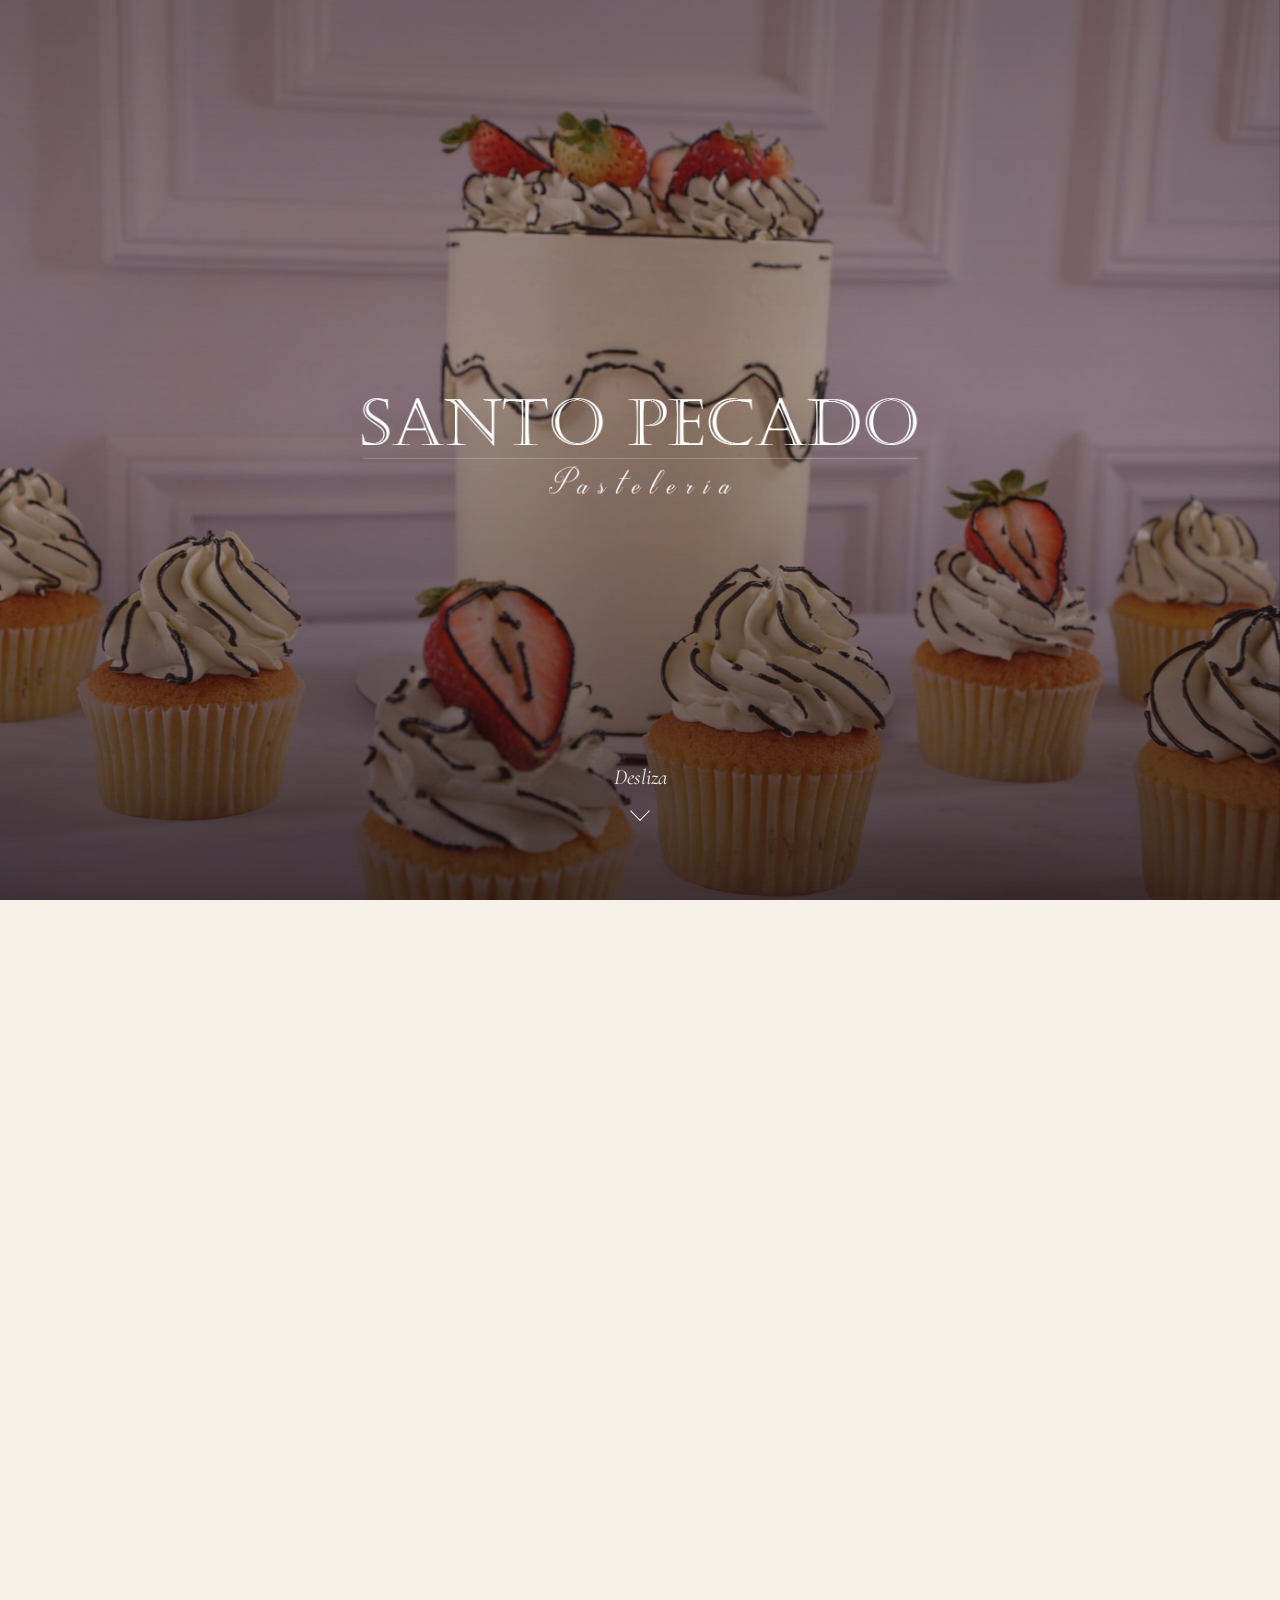
<file: index.html>
<!DOCTYPE html>
<html lang="es">
<head>
<meta charset="UTF-8">
<meta name="viewport" content="width=device-width, initial-scale=1.0">
<title>Santo Pecado Pastelería — Catálogo</title>
<meta name="description" content="Pastelería personalizada fina. Galletería, tortas, cupcakes y creaciones a medida hechas con intención.">
<link rel="preconnect" href="https://fonts.googleapis.com">
<link rel="preconnect" href="https://fonts.gstatic.com" crossorigin>
<link href="https://fonts.googleapis.com/css2?family=Prata&family=Cormorant+Garamond:ital,wght@0,400;0,500;1,400;1,500&family=Work+Sans:wght@300;400;500;600&display=swap" rel="stylesheet">
<link rel="stylesheet" href="styles.css">
<link rel="preload" as="image" href="assets/hero-cupcakes.jpg">
<script>
(function () {
  var d = document.documentElement, skip = false;
  try {
    if (location.hash) skip = true;
    if (document.referrer && new URL(document.referrer).origin === location.origin) skip = true;
  } catch (e) {}
  d.classList.add(skip ? 'no-intro' : 'intro-on');
})();
</script>
</head>
<body>

<div class="intro-gate" id="introGate">
  <img class="intro-bg" src="assets/hero-cupcakes.jpg" alt="" fetchpriority="high">
  <div class="intro-scrim"></div>
  <div class="intro-content">
    <img class="intro-logo" src="assets/logo-light.png" alt="Santo Pecado Pastelería">
  </div>
  <div class="intro-bottom">
    <button class="intro-prompt" id="introEnter" type="button" aria-label="Desliza para entrar a la página">
      <span class="intro-prompt-text">Desliza</span>
      <span class="intro-chevron" aria-hidden="true"></span>
    </button>
  </div>
</div>

<header class="site-header" id="siteHeader">
  <a href="#top" class="wordmark">
    <img src="assets/logo-light.png" alt="Santo Pecado Pastelería" class="logo-img logo-on-dark">
    <img src="assets/logo-dark.png" alt="Santo Pecado Pastelería" class="logo-img logo-on-light">
  </a>
  <button class="nav-toggle" id="navToggle" aria-label="Abrir menú" aria-expanded="false">
    <span></span><span></span><span></span>
  </button>
  <nav class="site-nav" id="siteNav">
    <a href="#pecados">Los Pecados</a>
    <a href="productos.html">Cupcakes y Tortas</a>
    <a href="#detalles">Detalles</a>
    <a href="#a-medida">A Medida</a>
    <a href="#contacto">Contacto</a>
    <a href="https://wa.me/573219561364?text=Hola%20Santo%20Pecado%2C%20quiero%20hacer%20un%20pedido" class="nav-cta" target="_blank" rel="noopener">Pedir</a>
  </nav>
</header>

<main id="top">

  <section class="hero">
    <img src="assets/hero-cupcakes.jpg" alt="Cupcakes y torta decorados de Santo Pecado, con fresas frescas" class="hero-img">
    <div class="hero-scrim"></div>
    <div class="hero-content">
      <p class="eyebrow-script">Buen gusto que provoca deseo</p>
      <h1>Que valga la pena<br>el pecado.</h1>
      <p class="hero-copy">Pastelería de autor en Moniquirá, Boyacá. Galletas, tortas y cupcakes hechos con intención, para regalar (o para consentirte) como algo realmente especial.</p>
      <div class="hero-actions">
        <a href="#pecados" class="btn btn-primary">Ver catálogo</a>
        <a href="https://wa.me/573219561364?text=Hola%20Santo%20Pecado%2C%20quiero%20hacer%20un%20pedido" class="btn btn-ghost" target="_blank" rel="noopener">Pedir por WhatsApp</a>
      </div>
      <a href="#navidad" class="hero-seasonal"><svg viewBox="0 0 24 24"><path d="M12 3c.8 5.4 3.6 8.2 9 9-5.4.8-8.2 3.6-9 9-.8-5.4-3.6-8.2-9-9 5.4-.8 8.2-3.6 9-9z"/></svg><span>Navidad: galletas pintables para el Día de Velitas</span></a>
    </div>
  </section>

  <section class="intro">
    <p class="intro-text">Nos dedicamos a crear detalles dulces hechos con intención. Desarrollamos productos donde el sabor, la estética, la calidad, la frescura y la dedicación tienen la misma importancia — piezas que despiertan deseo y hacen sentir especial tanto a quien las recibe como a quien las regala.</p>
    <div class="divider"><span></span><svg viewBox="0 0 24 24"><path d="M12 3c.8 5.4 3.6 8.2 9 9-5.4.8-8.2 3.6-9 9-.8-5.4-3.6-8.2-9-9 5.4-.8 8.2-3.6 9-9z"/></svg><span></span></div>
  </section>

  <section class="section" id="pecados">
    <div class="section-head">
      <h2>Los Pecados</h2>
      <p>Cuatro sabores, una tentación. Nuestras galletas insignia.</p>
    </div>
    <div class="cookie-row">

      <article class="cookie-card">
        <div class="cookie-img"><img src="assets/galleta-redvelvet.jpg" alt="Galleta Red Velvet con chips de chocolate blanco y de leche" loading="lazy"></div>
        <h3>Red Velvet</h3>
        <p>Galleta roja con chips de chocolate de leche y chocolate blanco.</p>
        <span class="price">$4.000</span>
      </article>

      <article class="cookie-card">
        <div class="cookie-img"><img src="assets/galleta-pistacho.jpg" alt="Galleta de pistacho con chocolate blanco" loading="lazy"></div>
        <h3>Pistacho</h3>
        <p>Con chocolate blanco y trozos de pistacho.</p>
        <span class="price">$4.000</span>
      </article>

      <article class="cookie-card">
        <div class="cookie-img"><img src="assets/galleta-chocolate.jpg" alt="Galleta de chocolate con chips de chocolate oscuro" loading="lazy"></div>
        <h3>Chocolate</h3>
        <p>Galleta de cacao con chips de chocolate de leche y oscuro al 70%.</p>
        <span class="price">$4.000</span>
      </article>

      <article class="cookie-card">
        <div class="cookie-img"><img src="assets/galleta-cookiescream.jpg" alt="Galleta cookies and cream con trozos de oreo" loading="lazy"></div>
        <h3>Cookies &amp; Cream</h3>
        <p>Galleta de vainilla con trozos de oreo, chips y chocolate de leche.</p>
        <span class="price">$4.000</span>
      </article>

    </div>
    <p class="note">También tenemos merengues de yogurt, en presentación blanca lisa o de color en forma de estrella — <span class="price-inline">$2.500</span>.</p>
    <div class="pos-block">
      <div>
        <h3>Encuéntralas en nuestro punto de venta</h3>
        <p>Galletas y merengues en la Carrera 7 #18-68, pasos arriba del semáforo del parque Santander, en Moniquirá. También puedes encargarlas por WhatsApp.</p>
      </div>
      <a href="https://www.google.com/maps/search/?api=1&amp;query=Carrera%207%20%2318-68%2C%20Moniquir%C3%A1%2C%20Boyac%C3%A1" class="btn btn-ghost-dark" target="_blank" rel="noopener">Cómo llegar</a>
    </div>
  </section>

  <section class="navidad" id="navidad">
    <div class="navidad-inner">
      <div class="season-head">
        <span class="season-badge">Edición de temporada</span>
        <h2>Navidad</h2>
        <p>Galletas pintables: un detalle para pintar, compartir y recordar.</p>
        <div class="season-ornament" aria-hidden="true"><svg viewBox="0 0 24 24"><path d="M12 3c.8 5.4 3.6 8.2 9 9-5.4.8-8.2 3.6-9 9-.8-5.4-3.6-8.2-9-9 5.4-.8 8.2-3.6 9-9z"/></svg><svg viewBox="0 0 24 24"><path d="M12 2.5 7 9.5h3L6 15.5h4L7.5 20h9L14 15.5h4L14 9.5h3z"/><path d="M12 20v2"/></svg><svg viewBox="0 0 24 24"><path d="M12 3c.8 5.4 3.6 8.2 9 9-5.4.8-8.2 3.6-9 9-.8-5.4-3.6-8.2-9-9 5.4-.8 8.2-3.6 9-9z"/></svg></div>
      </div>

      <div class="navidad-grid">
        <div class="navidad-photos">
          <figure>
            <img src="assets/navidad-listas.jpg" alt="Galletas pintables de Navidad sobre una bandeja, listas para pintar, con paleta de pintura comestible y pincel" loading="lazy" width="720" height="900">
            <figcaption>Listas para pintar</figcaption>
          </figure>
          <figure>
            <img src="assets/navidad-pintadas.jpg" alt="Caja de galletas pintables de Navidad ya pintadas: reno, muñeco de nieve, duende y Santa" loading="lazy" width="720" height="900">
            <figcaption>Pintadas a tu manera</figcaption>
          </figure>
        </div>

        <div class="navidad-info">
          <h3>Galletas pintables</h3>
          <p class="navidad-line">Tú pones los colores.</p>
          <p class="navidad-price">$18.000 <small>por caja</small></p>

          <div class="navidad-block">
            <h4>Qué incluye</h4>
            <ul class="navidad-list">
              <li>6 galletas de mantequilla listas para pintar</li>
              <li>2 galletas paleta con pintura comestible</li>
              <li>1 pincel para dejar volar tu imaginación</li>
            </ul>
          </div>

          <div class="navidad-block">
            <h4>Cómo funciona</h4>
            <ol class="navidad-steps">
              <li>Aplica una gota de agua sobre cada color para activarlo.</li>
              <li>Humedece el pincel y toma un poco del color diluido.</li>
              <li>¡Diseña tus galletas como más te guste!</li>
            </ol>
          </div>

          <div class="navidad-reserve">
            <h4>Primera fecha · Día de Velitas</h4>
            <p>Reserva tus galletas con el 50% del pago y paga el restante el 6-7 de diciembre, día de la entrega.</p>
          </div>
          <a href="https://wa.me/573219561364?text=Hola%20Santo%20Pecado%2C%20quiero%20reservar%20las%20galletas%20pintables%20de%20Navidad" class="btn btn-nav" target="_blank" rel="noopener">Reservar mis galletas</a>
        </div>
      </div>

      <div class="navidad-video">
        <video controls playsinline preload="none" poster="assets/galletas-empaque-poster.jpg" width="464" height="832">
          <source src="assets/galletas-empaque.mp4" type="video/mp4">
          Tu navegador no puede reproducir este video.
        </video>
        <div>
          <h3>Acompáñame a empacar las galletas</h3>
          <p>Así empacamos cada caja de galletas pintables: una por una, con el cuidado de un regalo.</p>
        </div>
      </div>
    </div>
  </section>

  <section class="past-season" id="temporada-pasada">
    <div class="season-inner">
      <div class="past-head">
        <span class="past-badge">Temporada pasada</span>
        <h2>Halloween</h2>
        <p>Dos galletas que ya pasaron por nuestro horno. Aquí quedan como recuerdo.</p>
      </div>
      <div class="past-grid">
        <article class="season-card truco is-past">
          <div class="season-img"><img src="assets/temporada-dulce-truco.jpg" alt="Galleta Dulce Truco de vainilla con chips morados flotando sobre un caldero con humo lila" loading="lazy" width="900" height="900"></div>
          <div class="season-body">
            <h3>Dulce Truco</h3>
            <p class="season-line">Un misterio en cada mordida.</p>
            <p>Una galleta de vainilla con un toque inesperado, chocolate en cada bocado y un secreto que preferimos dejar en tus manos.</p>
          </div>
        </article>
        <article class="season-card otono is-past">
          <div class="season-img"><img src="assets/temporada-otono.jpg" alt="Galleta Otoño con trozos de chocolate flotando sobre un caldero con canela y hojas secas" loading="lazy" width="900" height="900"></div>
          <div class="season-body">
            <h3>Otoño</h3>
            <p class="season-line">El otoño también se muerde.</p>
            <p>Una galleta inspirada en los tonos y aromas del otoño, con el carácter de la calabaza, el abrazo de las especias y generosos trozos de chocolate.</p>
          </div>
        </article>
      </div>
    </div>
  </section>

  <section class="section alt" id="de-la-casa">
    <div class="section-head">
      <h2>De la Casa</h2>
      <p>Dos tamaños: 10 y 20 porciones.</p>
    </div>
    <p class="section-lead">Las tortas De la Casa están pensadas para saber a infancia: a ese pastel de la mesa familiar, a cocina con olor a horno y a la sensación de que todo está bien. Sabores de casa, hechos con ingredientes de verdad y vestidos con un acabado que los vuelve especiales.</p>
    <div class="cake-grid">

      <figure class="cake-card is-unavailable">
        <span class="cake-flag">No disponible</span>
        <img src="assets/torta-limonarandano.jpg" alt="Pastel de Lemon Blueberry con crema de frutos rojos" loading="lazy">
        <figcaption>
          <h3>Pastel de Lemon Blueberry</h3>
          <p>Pastel suave de limón con arándanos, relleno de compota de frutos del bosque, crema ligera de queso y crema de frutos rojos.</p>
          <ul class="cake-sizes">
            <li class="is-off"><span>10 y 20 porciones</span><span class="price-slot">No disponible</span></li>
          </ul>
        </figcaption>
      </figure>

      <figure class="cake-card">
        <img src="assets/torta-zanahoria.jpg" alt="Pastel de zanahoria decorado con frutos secos y zanahorias dulces" loading="lazy">
        <figcaption>
          <h3>Pastel de Zanahoria</h3>
          <p>Torta especiada y húmeda que recuerda los sabores de casa, con frosting de queso, decorada con frutos secos y zanahorias dulces.</p>
          <ul class="cake-sizes">
            <li><span>10 porciones</span><span class="price-slot">$52.000</span></li>
            <li><span>20 porciones</span><span class="price-slot">$98.000</span></li>
          </ul>
        </figcaption>
      </figure>

      <figure class="cake-card">
        <img src="assets/torta-chocolate.jpg" alt="Doble Chocolate Cake con ganache y decoración clásica" loading="lazy">
        <figcaption>
          <h3>Doble Chocolate Cake</h3>
          <p>Pastel chocolatoso de miga húmeda, con ganache semiamarga de chocolate real y decoración clásica.</p>
          <ul class="cake-sizes">
            <li><span>10 porciones</span><span class="price-slot">$60.000</span></li>
            <li><span>20 porciones</span><span class="price-slot">$104.000</span></li>
          </ul>
        </figcaption>
      </figure>

    </div>
    <p class="note">¿Tu celebración tiene fecha? Escríbenos y reservamos tu pastel; lo recoges en la puerta de la pastelería. ¿Prefieres algo más pequeño? <a href="productos.html#cupcakes" class="inline-link">Mira nuestras cajas de cupcakes</a>.</p>
  </section>

  <section class="section" id="detalles">
    <div class="section-head">
      <h2>Detalles</h2>
      <p>Para decir "pensé en ti" sin decir una palabra: cajas de cupcakes y pequeñas creaciones.</p>
    </div>
    <div class="detalles-grid">
      <figure class="detalle-card detalle-wide">
        <img src="assets/detalle-cupcakes.jpg" alt="Caja de seis cupcakes decorados con rosas de crema y un topper de feliz cumpleaños" loading="lazy">
        <figcaption>
          <h3>Caja de Cupcakes x6</h3>
          <p>Seis piezas con decoración a juego con la ocasión — cumpleaños, aniversarios o solo porque sí.</p>
          <a href="productos.html#cupcakes" class="btn btn-ghost-dark">Ver cupcakes</a>
        </figcaption>
      </figure>
      <figure class="detalle-card">
        <img src="assets/detalle-brownie.jpg" alt="Brownie individual decorado con crema y un corazón" loading="lazy">
        <figcaption><h3>Tentaciones</h3><p>Brownies y pequeños postres en tandas reducidas.</p></figcaption>
      </figure>
    </div>
  </section>

  <section class="feature" id="a-medida">
    <div class="section-head light">
      <h2>A Medida</h2>
      <p>Pasteles con decoración personalizada, creados para tu ocasión.</p>
    </div>
    <div class="medida-grid">
      <figure><img src="assets/amedida-rainbow.jpg" alt="Torta personalizada de dibujo animado con capas de colores del arcoíris" loading="lazy"></figure>
      <figure><img src="assets/amedida-azulejo.jpg" alt="Torta personalizada con estampado de azulejos y flores frescas" loading="lazy"></figure>
      <figure><img src="assets/amedida-ruffle.jpg" alt="Torta personalizada con volantes de crema y fresas frescas" loading="lazy"></figure>
    </div>
    <div class="medida-info">
      <div class="medida-flavors">
        <h3>Elige tu sabor</h3>
        <ul class="flavor-list">
          <li>Naranja Amapola</li>
          <li>Limón Amapola</li>
          <li class="is-new">Maracuyá Amapola <span class="new-tag">Nuevo</span></li>
          <li>Café</li>
        </ul>
      </div>
      <div class="medida-terms">
        <div class="term">
          <h4>Bajo encargo</h4>
          <p>Cada pastel se prepara por pedido, con mínimo 2 días de anticipación.</p>
        </div>
        <div class="term">
          <h4>Un valor para cada diseño</h4>
          <p>El precio cambia según el tipo de decoración que elijas. Cuéntanos tu idea y te cotizamos.</p>
        </div>
      </div>
    </div>
    <a href="https://wa.me/573219561364?text=Hola%2C%20quiero%20cotizar%20un%20pastel%20a%20medida" class="btn btn-light" target="_blank" rel="noopener">Cotiza tu diseño</a>
  </section>

  <section class="essence">
    <div class="essence-text">
      <h2>Lo Santo y lo Pecado</h2>
      <p>Santo Pecado combina dos ideas: <em>lo Santo</em> — elegancia, cuidado, calidad y delicadeza — y <em>lo Pecado</em> — tentación, placer e intensidad. De ahí nacen piezas delicadas en el detalle e intensas en el sabor.</p>
    </div>
    <ul class="values">
      <li>Buen gusto</li>
      <li>Calidad</li>
      <li>Autenticidad</li>
      <li>Dedicación</li>
      <li>Frescura</li>
    </ul>
  </section>

  <section class="section" id="como-pedir">
    <div class="section-head">
      <h2>Cómo pedir</h2>
      <p>Reservar tu pedido es muy fácil.</p>
    </div>
    <div class="how-grid">
      <div class="how-item">
        <h3>Escríbenos</h3>
        <p>Cuéntanos por WhatsApp qué te gustaría y para cuándo. Cada pedido se prepara fresco y a tu medida.</p>
      </div>
      <div class="how-item">
        <h3>Pide con tiempo</h3>
        <p>Cupcakes sencillos con 1 día de anticipación y cupcakes temáticos con 2 días. Para tortas y galletas, escríbenos y confirmamos tu fecha.</p>
      </div>
      <div class="how-item">
        <h3>Recógelo</h3>
        <p>Tortas y cupcakes se entregan en la puerta de la pastelería, en Moniquirá. Galletas y merengues los encuentras en nuestro punto de venta.</p>
      </div>
      <div class="how-item">
        <h3>Domicilio de cupcakes</h3>
        <p>Los cupcakes también pueden ir a domicilio. El valor del domicilio no está incluido en el precio de la caja.</p>
      </div>
    </div>
    <a href="https://wa.me/573219561364?text=Hola%20Santo%20Pecado%2C%20quiero%20hacer%20un%20pedido" class="btn btn-primary-dark how-cta" target="_blank" rel="noopener">Escribir por WhatsApp</a>
  </section>

</main>

<footer class="site-footer" id="contacto">
  <div class="footer-main">
    <div class="footer-word">
      <img src="assets/logo-light.png" alt="Santo Pecado Pastelería" class="footer-logo">
    </div>
    <div class="footer-links">
      <span class="footer-place">Punto de venta: Carrera 7 #18-68 · Moniquirá, Boyacá</span>
      <a href="https://wa.me/573219561364" target="_blank" rel="noopener">WhatsApp · 321 956 1364</a>
      <a href="https://instagram.com/pasteleriasantopecado" target="_blank" rel="noopener">Instagram · @pasteleriasantopecado</a>
      <a href="https://www.facebook.com/" target="_blank" rel="noopener">Facebook · Santo Pecado Pastelería</a>
    </div>
  </div>
  <p class="footer-fiestas"><svg viewBox="0 0 24 24"><path d="M12 3c.8 5.4 3.6 8.2 9 9-5.4.8-8.2 3.6-9 9-.8-5.4-3.6-8.2-9-9 5.4-.8 8.2-3.6 9-9z"/></svg><span>Felices fiestas de parte de Santo Pecado</span></p>
  <p class="footer-note">Tortas y cupcakes se preparan bajo pedido. Escríbenos con anticipación para reservar tu fecha.</p>
  <p class="footer-copy">© 2026 Santo Pecado Pastelería</p>
</footer>

<script src="script.js"></script>
</body>
</html>
</file>
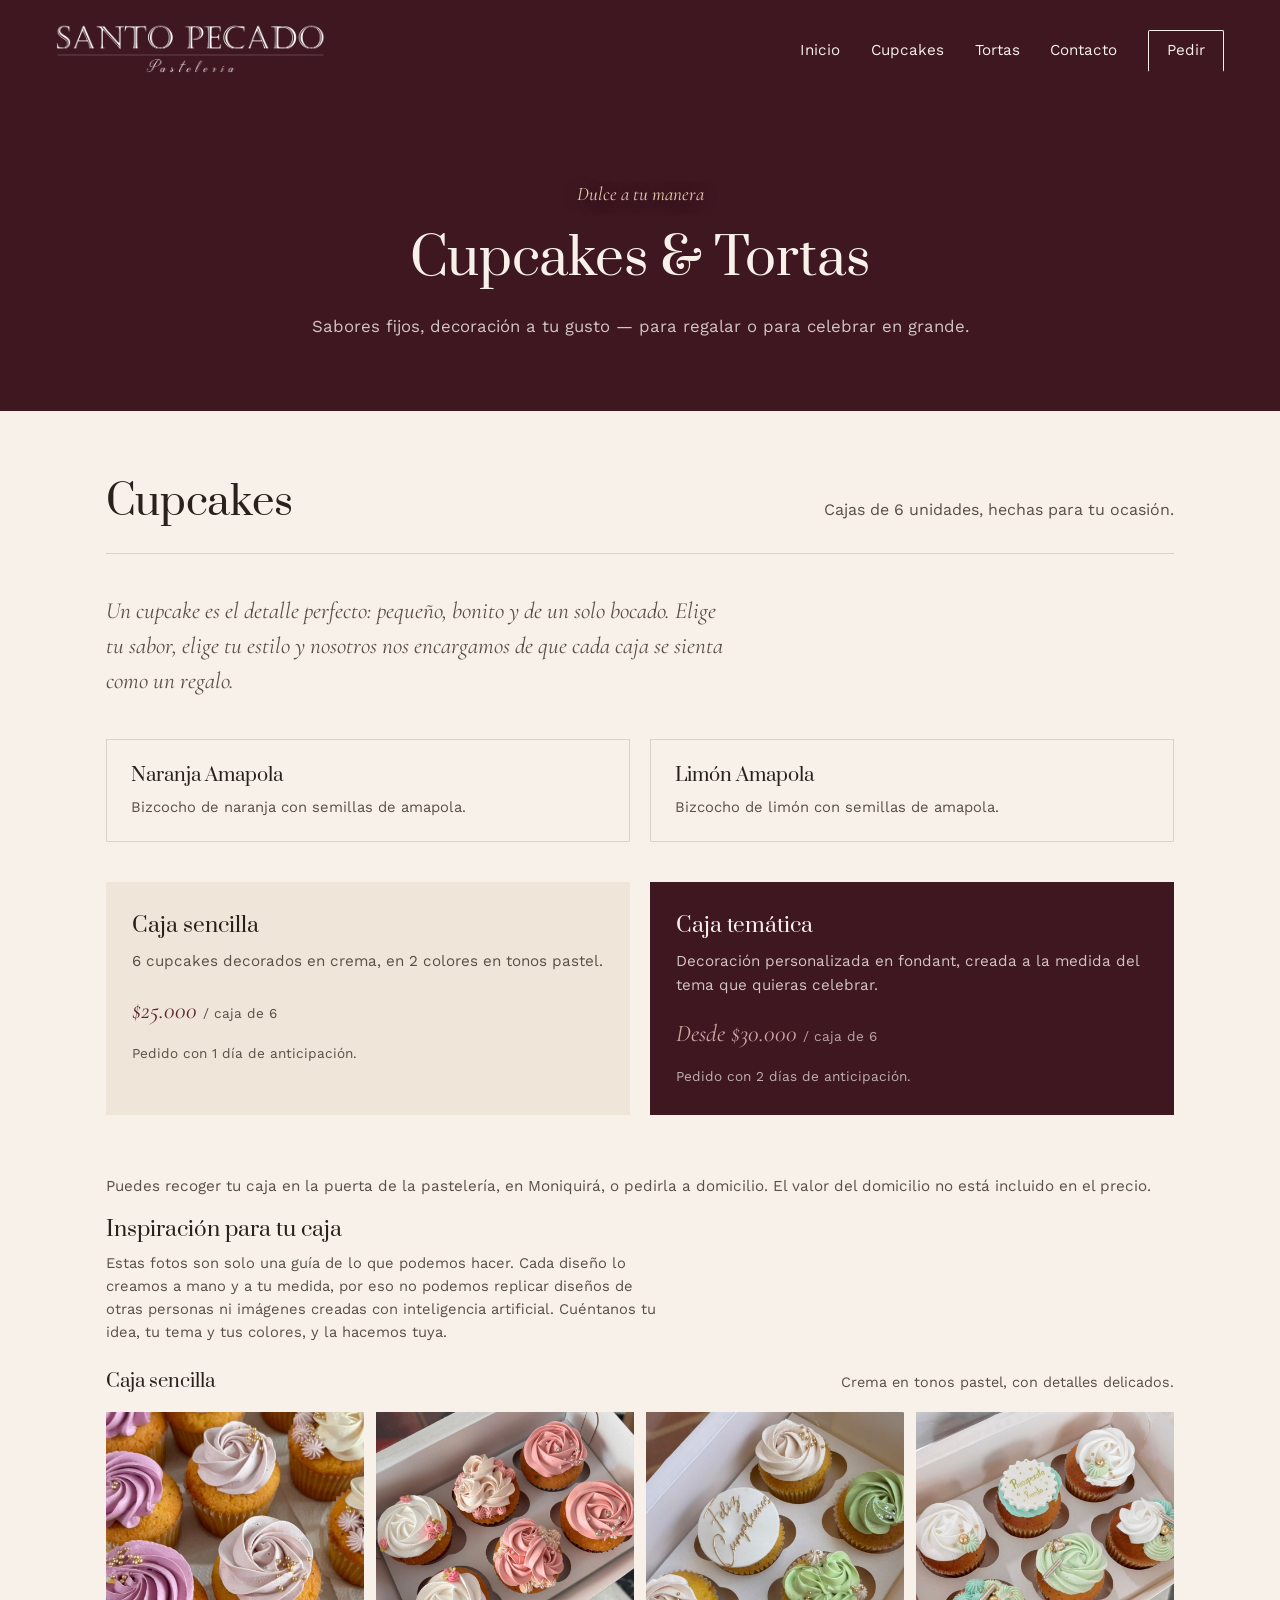
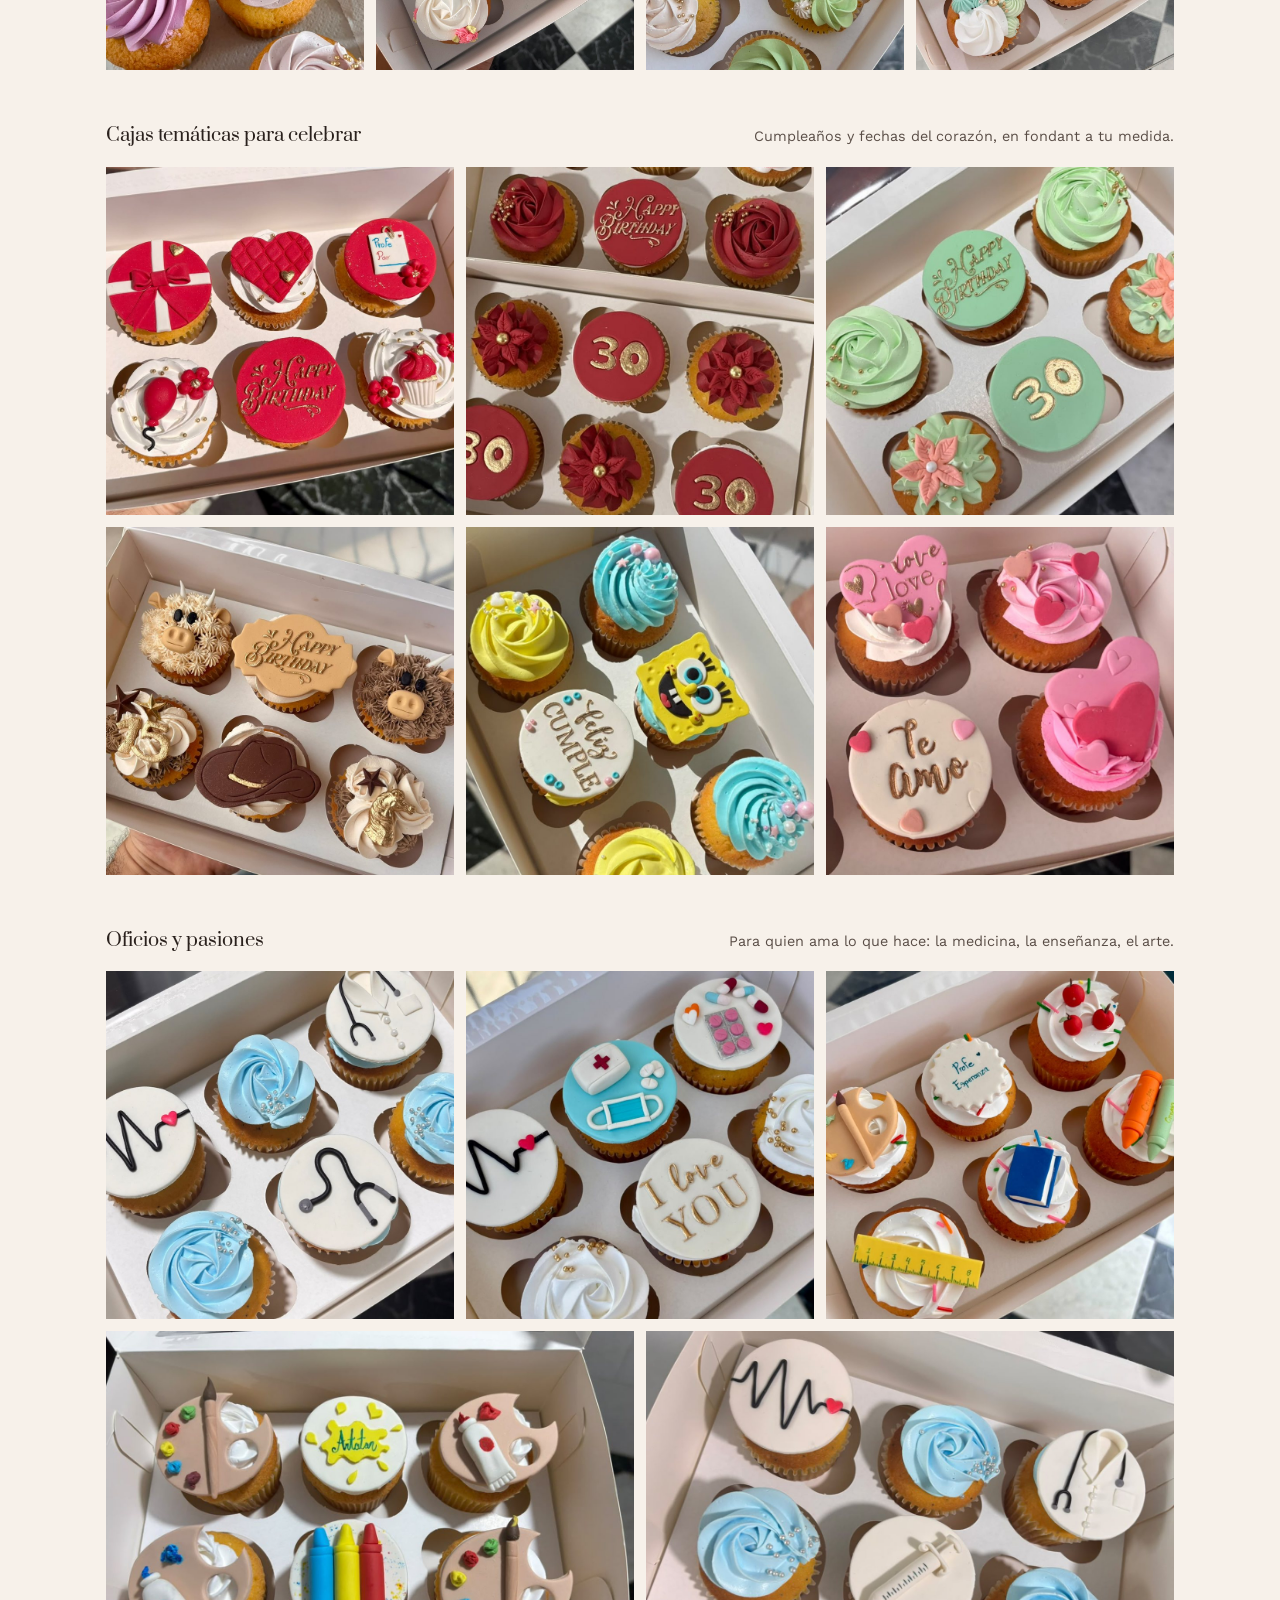
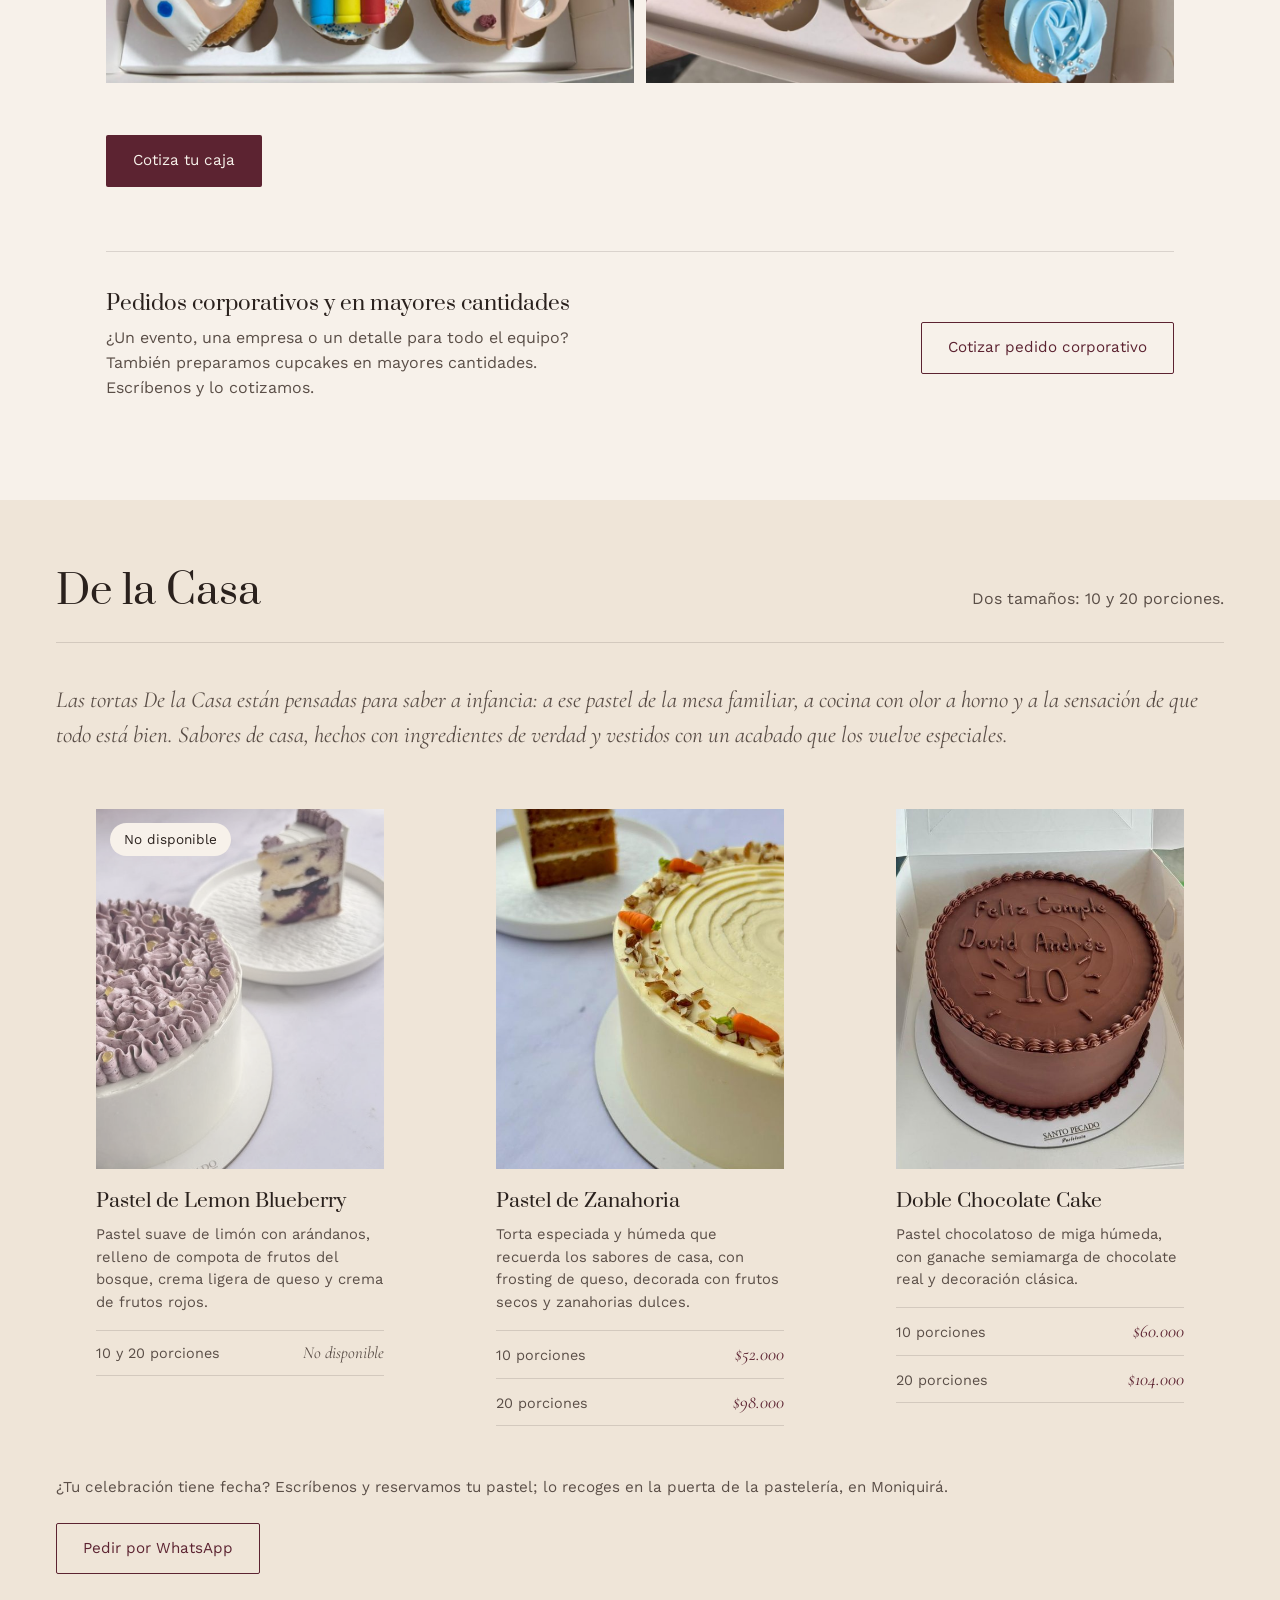
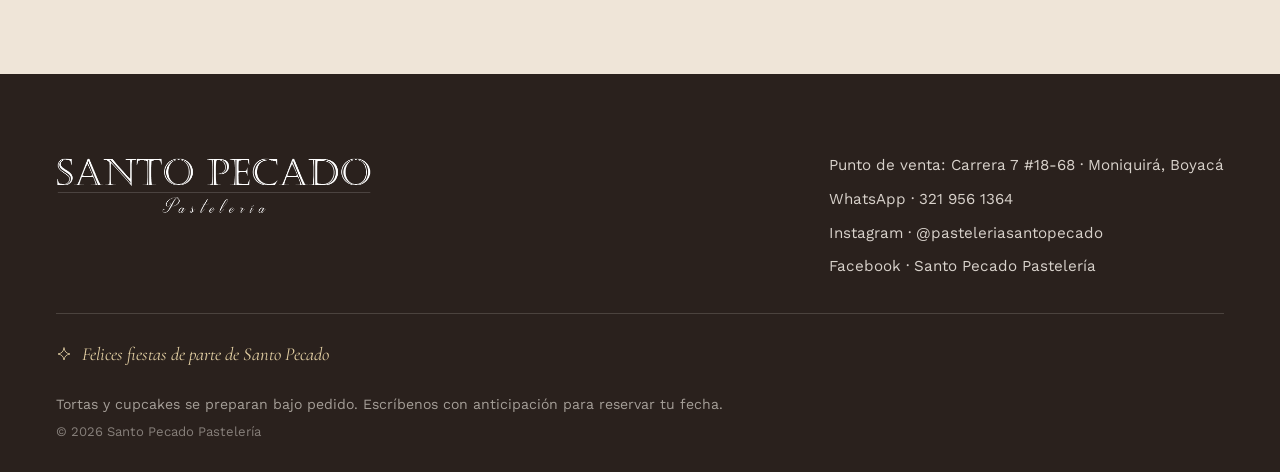
<file: productos.html>
<!DOCTYPE html>
<html lang="es">
<head>
<meta charset="UTF-8">
<meta name="viewport" content="width=device-width, initial-scale=1.0">
<title>Cupcakes & Tortas — Santo Pecado Pastelería</title>
<meta name="description" content="Sabores, precios y diseños de cupcakes y tortas de Santo Pecado Pastelería.">
<link rel="preconnect" href="https://fonts.googleapis.com">
<link rel="preconnect" href="https://fonts.gstatic.com" crossorigin>
<link href="https://fonts.googleapis.com/css2?family=Prata&family=Cormorant+Garamond:ital,wght@0,400;0,500;1,400;1,500&family=Work+Sans:wght@300;400;500;600&display=swap" rel="stylesheet">
<link rel="stylesheet" href="styles.css">
</head>
<body>

<header class="site-header" id="siteHeader">
  <a href="index.html" class="wordmark">
    <img src="assets/logo-light.png" alt="Santo Pecado Pastelería" class="logo-img logo-on-dark">
    <img src="assets/logo-dark.png" alt="Santo Pecado Pastelería" class="logo-img logo-on-light">
  </a>
  <button class="nav-toggle" id="navToggle" aria-label="Abrir menú" aria-expanded="false">
    <span></span><span></span><span></span>
  </button>
  <nav class="site-nav" id="siteNav">
    <a href="index.html">Inicio</a>
    <a href="#cupcakes">Cupcakes</a>
    <a href="#tortas">Tortas</a>
    <a href="index.html#contacto">Contacto</a>
    <a href="https://wa.me/573219561364?text=Hola%20Santo%20Pecado%2C%20quiero%20hacer%20un%20pedido" class="nav-cta" target="_blank" rel="noopener">Pedir</a>
  </nav>
</header>

<main id="top">

  <section class="page-hero">
    <div class="page-hero-inner">
      <p class="eyebrow-script">Dulce a tu manera</p>
      <h1>Cupcakes &amp; Tortas</h1>
      <p class="hero-copy-dark">Sabores fijos, decoración a tu gusto — para regalar o para celebrar en grande.</p>
    </div>
  </section>

  <section class="section" id="cupcakes">
    <div class="section-head">
      <h2>Cupcakes</h2>
      <p>Cajas de 6 unidades, hechas para tu ocasión.</p>
    </div>

    <p class="section-lead">Un cupcake es el detalle perfecto: pequeño, bonito y de un solo bocado. Elige tu sabor, elige tu estilo y nosotros nos encargamos de que cada caja se sienta como un regalo.</p>

    <div class="flavor-row">
      <div class="flavor-chip">
        <h3>Naranja Amapola</h3>
        <p>Bizcocho de naranja con semillas de amapola.</p>
      </div>
      <div class="flavor-chip">
        <h3>Limón Amapola</h3>
        <p>Bizcocho de limón con semillas de amapola.</p>
      </div>
    </div>

    <div class="cc-pricing">
      <article class="cc-price-card">
        <h3>Caja sencilla</h3>
        <p>6 cupcakes decorados en crema, en 2 colores en tonos pastel.</p>
        <span class="price">$25.000 <small>/ caja de 6</small></span>
        <span class="lead-time">Pedido con 1 día de anticipación.</span>
      </article>
      <article class="cc-price-card featured">
        <h3>Caja temática</h3>
        <p>Decoración personalizada en fondant, creada a la medida del tema que quieras celebrar.</p>
        <span class="price">Desde $30.000 <small>/ caja de 6</small></span>
        <span class="lead-time">Pedido con 2 días de anticipación.</span>
      </article>
    </div>
    <p class="note">Puedes recoger tu caja en la puerta de la pastelería, en Moniquirá, o pedirla a domicilio. El valor del domicilio no está incluido en el precio.</p>

    <div class="gallery-head">
      <h3>Inspiración para tu caja</h3>
      <p>Estas fotos son solo una guía de lo que podemos hacer. Cada diseño lo creamos a mano y a tu medida, por eso no podemos replicar diseños de otras personas ni imágenes creadas con inteligencia artificial. Cuéntanos tu idea, tu tema y tus colores, y la hacemos tuya.</p>
    </div>
    <div class="cc-group">
      <div class="cc-group-head">
        <h4>Caja sencilla</h4>
        <p>Crema en tonos pastel, con detalles delicados.</p>
      </div>
      <div class="cc-tiles cols-4">
        <img src="assets/cupcakes/g-sencilla-morado.jpg" alt="Cupcakes en crema lila y rosa pálido con perlas doradas" width="900" height="900" loading="lazy">
        <img src="assets/cupcakes/g-sencilla-rosa.jpg" alt="Caja de cupcakes en crema rosa y blanca con pequeñas rosas" width="900" height="900" loading="lazy">
        <img src="assets/cupcakes/g-sencilla-verde.jpg" alt="Caja de cupcakes en crema verde y marfil con sello de feliz cumpleaños" width="900" height="900" loading="lazy">
        <img src="assets/cupcakes/g-sencilla-recuperate.jpg" alt="Caja de cupcakes en crema blanca, verde menta y aguamarina con mensaje de recupérate pronto" width="900" height="900" loading="lazy">
      </div>
    </div>

    <div class="cc-group">
      <div class="cc-group-head">
        <h4>Cajas temáticas para celebrar</h4>
        <p>Cumpleaños y fechas del corazón, en fondant a tu medida.</p>
      </div>
      <div class="cc-tiles cols-3">
        <img src="assets/cupcakes/g-cumple-rojo.jpg" alt="Cupcakes de cumpleaños en rojo con regalo, corazón, globo y letrero de happy birthday" width="900" height="900" loading="lazy">
        <img src="assets/cupcakes/g-cumple-rojo30.jpg" alt="Cupcakes de cumpleaños número 30 en rojo vino con flores y números dorados" width="900" height="900" loading="lazy">
        <img src="assets/cupcakes/g-cumple-verde30.jpg" alt="Cupcakes de cumpleaños número 30 en verde menta con flor rosa y detalles dorados" width="900" height="900" loading="lazy">
        <img src="assets/cupcakes/g-cumple-vaquero.jpg" alt="Cupcakes de temática vaquera con toritos, sombrero y número 75" width="900" height="900" loading="lazy">
        <img src="assets/cupcakes/g-cumple-bob.jpg" alt="Cupcakes de cumpleaños con personaje amarillo de esponja marina en azul y amarillo" width="900" height="900" loading="lazy">
        <img src="assets/cupcakes/g-amor.jpg" alt="Cupcakes de amor con corazones rosados y mensaje te amo" width="900" height="900" loading="lazy">
      </div>
    </div>

    <div class="cc-group">
      <div class="cc-group-head">
        <h4>Oficios y pasiones</h4>
        <p>Para quien ama lo que hace: la medicina, la enseñanza, el arte.</p>
      </div>
      <div class="cc-tiles bento">
        <img src="assets/cupcakes/g-oficio-medico2.jpg" alt="Cupcakes de temática médica en azul con estetoscopio y latido" width="900" height="900" class="o2" loading="lazy">
        <img src="assets/cupcakes/g-oficio-medicina.jpg" alt="Cupcakes de medicina con botiquín, mascarilla y pastillas" width="900" height="900" class="o3" loading="lazy">
        <img src="assets/cupcakes/g-oficio-profe.jpg" alt="Cupcakes para profesores con manzanas, libro, regla y paleta de arte" width="900" height="900" class="feat o4" loading="lazy">
        <img src="assets/cupcakes/g-oficio-arte.jpg" alt="Cupcakes de arte con paletas de pintor, tubos de pintura y crayolas" width="1200" height="800" class="wide o1" loading="lazy">
        <img src="assets/cupcakes/g-oficio-medico1.jpg" alt="Cupcakes de temática médica con bata blanca, jeringa y electrocardiograma" width="1200" height="800" class="wide o5" loading="lazy">
      </div>
    </div>

    <a href="https://wa.me/573219561364?text=Hola%2C%20quiero%20cotizar%20una%20caja%20de%20cupcakes" class="btn btn-primary-dark" target="_blank" rel="noopener">Cotiza tu caja</a>

    <div class="corp-block">
      <div>
        <h3>Pedidos corporativos y en mayores cantidades</h3>
        <p>¿Un evento, una empresa o un detalle para todo el equipo? También preparamos cupcakes en mayores cantidades. Escríbenos y lo cotizamos.</p>
      </div>
      <a href="https://wa.me/573219561364?text=Hola%2C%20quiero%20cotizar%20un%20pedido%20corporativo%20o%20en%20mayor%20cantidad" class="btn btn-ghost-dark" target="_blank" rel="noopener">Cotizar pedido corporativo</a>
    </div>
  </section>

  <section class="section alt" id="tortas">
    <div class="section-head">
      <h2>De la Casa</h2>
      <p>Dos tamaños: 10 y 20 porciones.</p>
    </div>
    <p class="section-lead">Las tortas De la Casa están pensadas para saber a infancia: a ese pastel de la mesa familiar, a cocina con olor a horno y a la sensación de que todo está bien. Sabores de casa, hechos con ingredientes de verdad y vestidos con un acabado que los vuelve especiales.</p>
    <div class="cake-grid">

      <figure class="cake-card is-unavailable">
        <span class="cake-flag">No disponible</span>
        <img src="assets/torta-limonarandano.jpg" alt="Pastel de Lemon Blueberry con crema de frutos rojos" loading="lazy">
        <figcaption>
          <h3>Pastel de Lemon Blueberry</h3>
          <p>Pastel suave de limón con arándanos, relleno de compota de frutos del bosque, crema ligera de queso y crema de frutos rojos.</p>
          <ul class="cake-sizes">
            <li class="is-off"><span>10 y 20 porciones</span><span class="price-slot">No disponible</span></li>
          </ul>
        </figcaption>
      </figure>

      <figure class="cake-card">
        <img src="assets/torta-zanahoria.jpg" alt="Pastel de zanahoria decorado con frutos secos y zanahorias dulces" loading="lazy">
        <figcaption>
          <h3>Pastel de Zanahoria</h3>
          <p>Torta especiada y húmeda que recuerda los sabores de casa, con frosting de queso, decorada con frutos secos y zanahorias dulces.</p>
          <ul class="cake-sizes">
            <li><span>10 porciones</span><span class="price-slot">$52.000</span></li>
            <li><span>20 porciones</span><span class="price-slot">$98.000</span></li>
          </ul>
        </figcaption>
      </figure>

      <figure class="cake-card">
        <img src="assets/torta-chocolate.jpg" alt="Doble Chocolate Cake con ganache y decoración clásica" loading="lazy">
        <figcaption>
          <h3>Doble Chocolate Cake</h3>
          <p>Pastel chocolatoso de miga húmeda, con ganache semiamarga de chocolate real y decoración clásica.</p>
          <ul class="cake-sizes">
            <li><span>10 porciones</span><span class="price-slot">$60.000</span></li>
            <li><span>20 porciones</span><span class="price-slot">$104.000</span></li>
          </ul>
        </figcaption>
      </figure>

    </div>
    <p class="note">¿Tu celebración tiene fecha? Escríbenos y reservamos tu pastel; lo recoges en la puerta de la pastelería, en Moniquirá.</p>
    <a href="https://wa.me/573219561364?text=Hola%2C%20quiero%20cotizar%20una%20torta" class="btn btn-ghost-dark" target="_blank" rel="noopener">Pedir por WhatsApp</a>
  </section>

</main>

<footer class="site-footer" id="contacto">
  <div class="footer-main">
    <div class="footer-word">
      <img src="assets/logo-light.png" alt="Santo Pecado Pastelería" class="footer-logo">
    </div>
    <div class="footer-links">
      <span class="footer-place">Punto de venta: Carrera 7 #18-68 · Moniquirá, Boyacá</span>
      <a href="https://wa.me/573219561364" target="_blank" rel="noopener">WhatsApp · 321 956 1364</a>
      <a href="https://instagram.com/pasteleriasantopecado" target="_blank" rel="noopener">Instagram · @pasteleriasantopecado</a>
      <a href="https://www.facebook.com/" target="_blank" rel="noopener">Facebook · Santo Pecado Pastelería</a>
    </div>
  </div>
  <p class="footer-fiestas"><svg viewBox="0 0 24 24"><path d="M12 3c.8 5.4 3.6 8.2 9 9-5.4.8-8.2 3.6-9 9-.8-5.4-3.6-8.2-9-9 5.4-.8 8.2-3.6 9-9z"/></svg><span>Felices fiestas de parte de Santo Pecado</span></p>
  <p class="footer-note">Tortas y cupcakes se preparan bajo pedido. Escríbenos con anticipación para reservar tu fecha.</p>
  <p class="footer-copy">© 2026 Santo Pecado Pastelería</p>
</footer>

<script src="script.js"></script>
</body>
</html>
</file>
<file: styles.css>
:root {
  --cream: #F7F1EA;
  --cream-alt: #EFE5D8;
  --ink: #2A211D;
  --ink-soft: #5A4E47;
  --wine: #5C2331;
  --wine-dark: #3E1721;
  --rose: #CDA6A2;
  --brass: #A9895F;
  --line: rgba(42, 33, 29, 0.14);
  --max: 1180px;
}

* { box-sizing: border-box; }

@media (prefers-reduced-motion: reduce) {
  * { animation: none !important; transition: none !important; }
}

html { scroll-behavior: smooth; }

body {
  margin: 0;
  background: var(--cream);
  color: var(--ink);
  font-family: 'Work Sans', sans-serif;
  font-weight: 400;
  line-height: 1.55;
  -webkit-font-smoothing: antialiased;
}

h1, h2, h3 {
  font-family: 'Prata', serif;
  font-weight: 400;
  color: var(--ink);
  margin: 0;
}

a { color: inherit; text-decoration: none; }

img { display: block; max-width: 100%; }

/* ---------- Header ---------- */

.site-header {
  position: fixed;
  top: 0; left: 0; right: 0;
  z-index: 50;
  display: flex;
  align-items: center;
  justify-content: space-between;
  padding: 22px clamp(20px, 5vw, 56px);
  background: transparent;
  transition: background-color 0.35s ease, padding 0.35s ease, box-shadow 0.35s ease;
}

.site-header.scrolled {
  background: rgba(247, 241, 234, 0.94);
  backdrop-filter: blur(6px);
  padding-top: 14px;
  padding-bottom: 14px;
  box-shadow: 0 1px 0 var(--line);
}

.wordmark { display: flex; align-items: center; }

.logo-img { height: 58px; width: auto; display: block; }
.logo-on-light { display: none; }
.site-header.scrolled .logo-on-dark { display: none; }
.site-header.scrolled .logo-on-light { display: block; }
.site-header.scrolled .logo-img { height: 46px; }

.site-nav {
  display: flex;
  align-items: center;
  gap: clamp(16px, 2.4vw, 34px);
  font-size: 0.95rem;
  color: var(--cream);
}
.site-header.scrolled .site-nav { color: var(--ink); }

.site-nav a { padding: 4px 0; border-bottom: 1px solid transparent; }
.site-nav a:hover { border-bottom-color: currentColor; }

.nav-cta {
  border: 1px solid currentColor;
  padding: 8px 18px !important;
  border-radius: 2px;
}
.nav-cta:hover { background: currentColor; color: var(--wine); }
.site-header.scrolled .nav-cta:hover { color: var(--cream); }

.nav-toggle {
  display: none;
  flex-direction: column;
  justify-content: center;
  gap: 5px;
  width: 34px; height: 34px;
  background: none;
  border: none;
  cursor: pointer;
  padding: 0;
}
.nav-toggle span {
  display: block;
  height: 1px;
  background: var(--cream);
  width: 100%;
}
.site-header.scrolled .nav-toggle span { background: var(--ink); }

/* ---------- Hero ---------- */

.hero {
  position: relative;
  min-height: 100svh;
  display: flex;
  align-items: flex-end;
  overflow: hidden;
}
.hero-img {
  position: absolute;
  inset: 0;
  width: 100%; height: 100%;
  object-fit: cover;
  object-position: center 30%;
}
.hero-scrim {
  position: absolute;
  inset: 0;
  background: linear-gradient(0deg, rgba(20,10,13,0.88) 0%, rgba(20,10,13,0.55) 45%, rgba(20,10,13,0.2) 68%, rgba(20,10,13,0.35) 100%);
}
.hero-content {
  position: relative;
  z-index: 2;
  color: var(--cream);
  max-width: 620px;
  padding: 0 clamp(20px, 5vw, 56px) clamp(56px, 9vh, 108px);
}
.eyebrow-script {
  font-family: 'Cormorant Garamond', serif;
  font-style: italic;
  font-size: 1.2rem;
  color: #EBCBB0;
  text-shadow: 0 2px 14px rgba(0,0,0,0.55);
  margin: 0 0 10px;
}
.hero h1 {
  font-size: clamp(2.4rem, 6vw, 4rem);
  line-height: 1.08;
  margin-bottom: 20px;
  text-shadow: 0 2px 18px rgba(0,0,0,0.45);
}
.hero-copy {
  font-size: 1.05rem;
  max-width: 46ch;
  color: rgba(247,241,234,0.9);
  margin: 0 0 30px;
  text-shadow: 0 1px 10px rgba(0,0,0,0.4);
}
.hero-actions { display: flex; gap: 14px; flex-wrap: wrap; }

.btn {
  display: inline-block;
  padding: 13px 26px;
  font-size: 0.95rem;
  border-radius: 2px;
  border: 1px solid transparent;
}
.btn-primary { background: var(--cream); color: var(--wine-dark); }
.btn-primary:hover { background: var(--rose); }
.btn-ghost { border-color: rgba(247,241,234,0.7); color: var(--cream); }
.btn-ghost:hover { background: rgba(247,241,234,0.12); }
.btn-light { border: 1px solid var(--cream); color: var(--cream); margin-top: 8px; }
.btn-light:hover { background: var(--cream); color: var(--wine-dark); }

/* ---------- Intro ---------- */

.intro {
  max-width: 720px;
  margin: 0 auto;
  padding: clamp(70px, 10vw, 120px) 24px clamp(40px, 6vw, 60px);
  text-align: center;
}
.intro-text {
  font-family: 'Cormorant Garamond', serif;
  font-style: italic;
  font-size: clamp(1.25rem, 2.4vw, 1.6rem);
  line-height: 1.5;
  color: var(--ink-soft);
  margin: 0;
}
.divider { display: flex; justify-content: center; margin-top: 40px; }
.divider span {
  width: 60px; height: 1px;
  background: var(--brass);
}

/* ---------- Secondary page hero ---------- */

.page-hero {
  background: var(--wine-dark);
  padding: clamp(150px, 20vh, 220px) clamp(20px, 5vw, 56px) clamp(60px, 8vh, 90px);
  text-align: center;
}
.page-hero-inner { max-width: 680px; margin: 0 auto; }
.page-hero h1 {
  color: var(--cream);
  font-size: clamp(2.2rem, 5vw, 3.2rem);
  margin-bottom: 14px;
}
.hero-copy-dark { color: rgba(247,241,234,0.8); margin: 0; font-size: 1.05rem; }
.page-hero .eyebrow-script { justify-content: center; display: block; }

/* ---------- Cupcakes page ---------- */

.flavor-row {
  display: grid;
  grid-template-columns: repeat(2, 1fr);
  gap: 20px;
  margin-bottom: 40px;
}
.flavor-chip {
  border: 1px solid var(--line);
  padding: 22px 24px;
}
.flavor-chip h3 { font-size: 1.15rem; margin-bottom: 6px; }
.flavor-chip p { margin: 0; color: var(--ink-soft); font-size: 0.92rem; }

.cc-pricing {
  display: grid;
  grid-template-columns: repeat(2, 1fr);
  gap: 20px;
  margin-bottom: 60px;
}
.cc-price-card {
  padding: 28px 26px;
  background: var(--cream-alt);
}
.cc-price-card.featured { background: var(--wine-dark); }
.cc-price-card h3 { font-size: 1.3rem; margin-bottom: 8px; }
.cc-price-card.featured h3 { color: var(--cream); }
.cc-price-card p { color: var(--ink-soft); margin: 0 0 18px; font-size: 0.95rem; }
.cc-price-card.featured p { color: rgba(247,241,234,0.8); }
.cc-price-card .price { font-size: 1.5rem; }
.cc-price-card.featured .price { color: var(--rose); }
.cc-price-card .price small { font-family: 'Work Sans', sans-serif; font-style: normal; font-size: 0.85rem; color: var(--ink-soft); }
.cc-price-card.featured .price small { color: rgba(247,241,234,0.65); }

.gallery-head { margin-bottom: 24px; }
.gallery-head h3 { font-size: 1.3rem; margin-bottom: 6px; }
.gallery-head p { margin: 0; color: var(--ink-soft); font-size: 0.92rem; }


.btn-primary-dark { background: var(--wine); color: var(--cream); }
.btn-primary-dark:hover { background: var(--wine-dark); }
.btn-ghost-dark { border: 1px solid var(--wine); color: var(--wine); margin-top: 8px; }
.btn-ghost-dark:hover { background: var(--wine); color: var(--cream); }

/* ---------- Sections generic ---------- */

.section {
  max-width: var(--max);
  margin: 0 auto;
  padding: clamp(40px, 6vw, 60px) clamp(20px, 5vw, 56px) clamp(70px, 8vw, 100px);
}
.section.alt { background: var(--cream-alt); max-width: none; }
.section.alt > * { max-width: var(--max); margin-left: auto; margin-right: auto; }

.section-head {
  display: flex;
  justify-content: space-between;
  align-items: baseline;
  flex-wrap: wrap;
  gap: 8px 24px;
  border-bottom: 1px solid var(--line);
  padding-bottom: 20px;
  margin-bottom: 40px;
}
.section-head h2 { font-size: clamp(1.9rem, 3.4vw, 2.5rem); }
.section-head p { margin: 0; color: var(--ink-soft); max-width: 40ch; }
.section-head.light { border-bottom-color: rgba(247,241,234,0.25); }
.section-head.light h2, .section-head.light p { color: var(--cream); }
.section-head.light p { opacity: 0.85; }

/* ---------- Los Pecados (galletas) ---------- */

.cookie-row {
  display: grid;
  grid-template-columns: repeat(4, 1fr);
  gap: clamp(18px, 2.4vw, 30px);
}
.cookie-card { border-bottom: 1px solid var(--line); padding-bottom: 18px; }
.cookie-img {
  aspect-ratio: 4/5;
  overflow: hidden;
  margin-bottom: 16px;
  background: var(--cream-alt);
}
.cookie-img img { width: 100%; height: 100%; object-fit: cover; }
.cookie-card h3 { font-size: 1.15rem; margin-bottom: 6px; }
.cookie-card p { font-size: 0.92rem; color: var(--ink-soft); margin: 0 0 10px; min-height: 3em; }
.price { font-family: 'Cormorant Garamond', serif; font-style: italic; font-size: 1.1rem; color: var(--wine); }
.price-inline { font-family: 'Cormorant Garamond', serif; font-style: italic; color: var(--wine); }
.note { margin-top: 34px; color: var(--ink-soft); font-size: 0.95rem; }
.inline-link { color: var(--wine); border-bottom: 1px solid var(--rose); }
.inline-link:hover { border-bottom-color: var(--wine); }

/* ---------- De la Casa (tortas) ---------- */

.cake-grid {
  display: grid;
  grid-template-columns: repeat(3, 1fr);
  gap: clamp(20px, 2.6vw, 32px);
}
.cake-card img { aspect-ratio: 4/5; object-fit: cover; width: 100%; margin-bottom: 18px; }
.cake-card h3 { font-size: 1.2rem; margin-bottom: 6px; }
.cake-card p { margin: 0; color: var(--ink-soft); font-size: 0.92rem; }

/* ---------- Detalles ---------- */

.detalles-grid {
  display: grid;
  grid-template-columns: 1.4fr 1fr;
  gap: clamp(20px, 2.6vw, 32px);
  align-items: start;
}
.detalle-card img { width: 100%; object-fit: cover; aspect-ratio: 4/3; display: block; }
.detalle-card { align-self: start; }
.detalle-card figcaption { margin-top: 18px; }
.detalle-card h3 { font-size: 1.2rem; margin-bottom: 6px; }
.detalle-card p { margin: 0; color: var(--ink-soft); font-size: 0.95rem; max-width: 34ch; }

/* ---------- A Medida (feature) ---------- */

.feature {
  background: var(--wine-dark);
  padding: clamp(60px, 8vw, 100px) clamp(20px, 5vw, 56px);
}
.feature .section-head { max-width: var(--max); margin: 0 auto 40px; }
.medida-grid {
  max-width: var(--max);
  margin: 0 auto;
  display: grid;
  grid-template-columns: repeat(3, 1fr);
  gap: clamp(14px, 2vw, 22px);
}
.medida-grid figure { margin: 0; overflow: hidden; }
.medida-grid img { width: 100%; aspect-ratio: 3/4; object-fit: cover; }
.feature .btn-light { max-width: var(--max); margin-left: auto; margin-right: auto; display: block; width: max-content; margin-top: 44px; }

/* ---------- Essence ---------- */

.essence {
  max-width: var(--max);
  margin: 0 auto;
  padding: clamp(60px, 8vw, 100px) clamp(20px, 5vw, 56px);
  display: grid;
  grid-template-columns: 1.4fr 1fr;
  gap: clamp(30px, 5vw, 60px);
  align-items: start;
}
.essence-text h2 { font-size: clamp(1.9rem, 3.2vw, 2.4rem); margin-bottom: 18px; }
.essence-text p { font-size: 1.05rem; color: var(--ink-soft); max-width: 58ch; }
.essence-text em { font-style: italic; color: var(--wine); }
.values {
  list-style: none;
  margin: 8px 0 0;
  padding: 0;
  border-top: 1px solid var(--line);
}
.values li {
  padding: 14px 0;
  border-bottom: 1px solid var(--line);
  font-family: 'Cormorant Garamond', serif;
  font-size: 1.15rem;
  color: var(--ink-soft);
}

/* ---------- Footer ---------- */

.site-footer {
  background: var(--ink);
  color: var(--cream);
  padding: clamp(50px, 7vw, 80px) clamp(20px, 5vw, 56px) 30px;
}
.footer-main {
  max-width: var(--max);
  margin: 0 auto;
  display: flex;
  justify-content: space-between;
  align-items: flex-start;
  flex-wrap: wrap;
  gap: 30px;
  padding-bottom: 34px;
  border-bottom: 1px solid rgba(247,241,234,0.16);
}
.footer-word { display: flex; flex-direction: column; }
.footer-logo { height: 68px; width: auto; }
.footer-links { display: flex; flex-direction: column; gap: 10px; font-size: 0.95rem; }
.footer-links a { opacity: 0.85; }
.footer-links a:hover { opacity: 1; text-decoration: underline; }
.footer-note {
  max-width: var(--max);
  margin: 26px auto 6px;
  color: rgba(247,241,234,0.6);
  font-size: 0.88rem;
}
.footer-copy {
  max-width: var(--max);
  margin: 0 auto;
  color: rgba(247,241,234,0.45);
  font-size: 0.82rem;
}

/* ---------- Texto de apertura de sección y precios de tortas ---------- */

.section-lead {
  font-family: 'Cormorant Garamond', serif;
  font-style: italic;
  font-size: clamp(1.2rem, 2.2vw, 1.45rem);
  line-height: 1.5;
  color: var(--ink-soft);
  max-width: 62ch;
  margin: 0 0 40px;
}
.cake-sizes { list-style: none; margin: 16px 0 0; padding: 0; }
.cake-sizes li {
  display: flex;
  justify-content: space-between;
  align-items: baseline;
  padding: 9px 0;
  border-top: 1px solid var(--line);
  font-size: 0.9rem;
  color: var(--ink-soft);
}
.cake-sizes li:last-child { border-bottom: 1px solid var(--line); }
.price-slot { font-family: 'Cormorant Garamond', serif; font-style: italic; font-size: 1.15rem; color: var(--wine); }

/* ---------- Cupcakes: anticipación, nota de inspiración y pedidos corporativos ---------- */

.cc-price-card .lead-time { display: block; margin-top: 14px; font-size: 0.85rem; color: var(--ink-soft); }
.cc-price-card.featured .lead-time { color: rgba(247,241,234,0.7); }
.gallery-head p { max-width: 62ch; }
.corp-block {
  margin-top: 64px;
  padding-top: 36px;
  border-top: 1px solid var(--line);
  display: flex;
  justify-content: space-between;
  align-items: center;
  flex-wrap: wrap;
  gap: 20px 40px;
}
.corp-block h3 { font-size: 1.3rem; margin-bottom: 6px; }
.corp-block p { margin: 0; color: var(--ink-soft); max-width: 52ch; }

/* ---------- Responsive ---------- */

@media (max-width: 900px) {
  .cookie-row { grid-template-columns: repeat(2, 1fr); }
  .cake-grid { grid-template-columns: 1fr 1fr; }
  .cake-grid .cake-card:last-child { grid-column: span 2; }
  .cake-grid .cake-card:last-child img { aspect-ratio: 16/9; }
  .medida-grid { grid-template-columns: repeat(3, 1fr); }
  .essence { grid-template-columns: 1fr; }
}

@media (max-width: 720px) {
  .detalles-grid { grid-template-columns: 1fr; }
  .flavor-row { grid-template-columns: 1fr; }
  .cc-pricing { grid-template-columns: 1fr; }
  .cookie-row { grid-template-columns: repeat(2, 1fr); }
  .cake-grid { grid-template-columns: 1fr; }
  .cake-grid .cake-card:last-child { grid-column: auto; }
  .cake-grid .cake-card:last-child img { aspect-ratio: 4/5; }
  .medida-grid { grid-template-columns: 1fr; }
  .footer-main { flex-direction: column; }
}

/* ---------- Cómo pedir y lugar ---------- */

.how-grid {
  display: grid;
  grid-template-columns: repeat(4, 1fr);
  gap: clamp(20px, 3vw, 36px);
}
.how-item { border-top: 1px solid var(--line); padding-top: 18px; }
.how-item h3 { font-size: 1.1rem; margin-bottom: 8px; }
.how-item p { margin: 0; color: var(--ink-soft); font-size: 0.92rem; }
.how-cta { margin-top: 40px; }
.footer-place { opacity: 0.85; font-size: 0.95rem; }
@media (max-width: 900px) { .how-grid { grid-template-columns: 1fr 1fr; } }
@media (max-width: 720px) { .how-grid { grid-template-columns: 1fr; } }

/* ---------- Galería de cupcakes por grupos ---------- */

.cc-group { margin-bottom: 52px; }
.cc-group-head {
  display: flex;
  justify-content: space-between;
  align-items: baseline;
  flex-wrap: wrap;
  gap: 4px 24px;
  margin-bottom: 16px;
}
.cc-group-head h4 { font-family: 'Prata', serif; font-weight: 400; font-size: 1.15rem; margin: 0; }
.cc-group-head p { margin: 0; color: var(--ink-soft); font-size: 0.9rem; }
.cc-tiles { display: grid; gap: 12px; }
.cc-tiles img { width: 100%; height: auto; aspect-ratio: 1 / 1; object-fit: cover; display: block; }
.cc-tiles.cols-4 { grid-template-columns: repeat(4, 1fr); }
.cc-tiles.cols-3 { grid-template-columns: repeat(3, 1fr); }
.cc-tiles.bento { grid-template-columns: repeat(6, 1fr); }
.cc-tiles.bento img { grid-column: span 2; }
.cc-tiles.bento img.wide { grid-column: span 3; aspect-ratio: 3 / 2; }

.pos-block {
  margin-top: 48px;
  padding-top: 30px;
  border-top: 1px solid var(--line);
  display: flex;
  justify-content: space-between;
  align-items: center;
  flex-wrap: wrap;
  gap: 20px 40px;
}
.pos-block h3 { font-size: 1.2rem; margin-bottom: 6px; }
.pos-block p { margin: 0; color: var(--ink-soft); max-width: 56ch; }

@media (max-width: 720px) {
  .cc-tiles.cols-4, .cc-tiles.cols-3 { grid-template-columns: repeat(2, 1fr); }
  .cc-tiles.bento { grid-template-columns: repeat(2, 1fr); }
  .cc-tiles.bento img { grid-column: auto; }
  .cc-tiles.bento img.wide, .cc-tiles.bento img.feat { grid-column: span 2; }
  .cc-tiles.bento img.feat { aspect-ratio: 3 / 2; }
  .cc-tiles .o1 { order: 1; } .cc-tiles .o2 { order: 2; } .cc-tiles .o3 { order: 3; }
  .cc-tiles .o4 { order: 4; } .cc-tiles .o5 { order: 5; }
}

/* ---------- Menú tipo cajón desde 1080px (evita que el menú se apriete) ---------- */

.site-nav a { white-space: nowrap; }
@media (max-width: 1080px) {
  .nav-toggle { display: flex; }
  .site-nav {
    position: fixed;
    top: 0; right: 0;
    height: 100vh;
    width: min(78vw, 320px);
    background: var(--wine-dark);
    color: var(--cream);
    flex-direction: column;
    align-items: flex-start;
    justify-content: center;
    gap: 26px;
    padding: 40px;
    transform: translateX(100%);
    transition: transform 0.4s ease;
  }
  .site-nav.open { transform: translateX(0); }
  .site-nav a { color: var(--cream); font-size: 1.1rem; }
  .nav-cta { align-self: flex-start; }
}

/* ---------- Colección de temporada ---------- */

.season { background: var(--cream); padding: clamp(64px, 8vw, 104px) clamp(20px, 5vw, 56px); }
.season-inner { max-width: var(--max); margin: 0 auto; }
.season-head { text-align: center; max-width: 620px; margin: 0 auto clamp(34px, 5vw, 54px); }
.season-badge {
  display: inline-block;
  font-family: 'Cormorant Garamond', serif;
  font-style: italic;
  font-size: 1.05rem;
  color: var(--wine);
  border: 1px solid var(--rose);
  padding: 4px 18px;
  border-radius: 999px;
  margin-bottom: 16px;
}
.season-head h2 { font-size: clamp(2rem, 4vw, 2.8rem); margin-bottom: 12px; }
.season-head p { color: var(--ink-soft); margin: 0 auto; max-width: 46ch; }
.season-ornament { display: flex; justify-content: center; align-items: center; gap: 14px; margin-top: 22px; color: var(--brass); }
.season-ornament::before, .season-ornament::after { content: ''; width: 56px; height: 1px; background: currentColor; opacity: 0.6; }
.season-ornament svg { width: 20px; height: 20px; fill: none; stroke: currentColor; stroke-width: 1.2; stroke-linecap: round; stroke-linejoin: round; }

.season-grid { display: grid; grid-template-columns: 1fr 1fr; gap: clamp(18px, 2.6vw, 32px); }
.season-card { position: relative; overflow: hidden; display: flex; flex-direction: column; background: var(--c-bg); color: var(--c-text); }
.season-card.truco { --c-bg: #241A31; --c-text: #EDE6F5; --c-soft: rgba(237,230,245,0.8); --c-accent: #BFA9E0; --glow: rgba(160,130,210,0.22); }
.season-card.otono { --c-bg: #341F14; --c-text: #F7EADB; --c-soft: rgba(247,234,219,0.8); --c-accent: #E6B47C; --glow: rgba(230,160,90,0.2); }
.season-card::after { content: ''; position: absolute; inset: 0; pointer-events: none; background: radial-gradient(circle at 90% 100%, var(--glow), transparent 55%); }
.season-img { aspect-ratio: 1 / 1; overflow: hidden; }
.season-img img { width: 100%; height: 100%; object-fit: cover; display: block; transition: transform 1.2s ease; }
.season-card:hover .season-img img { transform: scale(1.04); }
.season-body { position: relative; z-index: 1; padding: clamp(24px, 3vw, 36px); display: flex; flex-direction: column; gap: 10px; flex: 1; }
.season-icon { width: 28px; height: 28px; fill: none; stroke: var(--c-accent); stroke-width: 1.2; stroke-linecap: round; stroke-linejoin: round; }
.season-card h3 { color: var(--c-text); font-size: clamp(1.7rem, 2.8vw, 2.2rem); }
.season-line { font-family: 'Cormorant Garamond', serif; font-style: italic; font-size: 1.35rem; color: var(--c-accent); margin: 0; }
.season-card p:not(.season-line) { margin: 0; color: var(--c-soft); font-size: 0.98rem; max-width: 44ch; }
.season-card .btn { align-self: flex-start; margin-top: 14px; border: 1px solid var(--c-accent); color: var(--c-text); }
.season-card .btn:hover { background: var(--c-accent); color: var(--c-bg); }

/* ---------- A Medida: sabores y condiciones ---------- */

.medida-info {
  max-width: var(--max);
  margin: 52px auto 0;
  display: grid;
  grid-template-columns: 1.1fr 1fr;
  gap: clamp(28px, 5vw, 64px);
  align-items: start;
}
.medida-flavors h3 { color: var(--cream); font-size: 1.3rem; margin-bottom: 16px; }
.flavor-list { list-style: none; margin: 0; padding: 0; display: flex; flex-wrap: wrap; gap: 10px; }
.flavor-list li {
  display: inline-flex;
  align-items: center;
  gap: 12px;
  border: 1px solid rgba(247,241,234,0.4);
  color: var(--cream);
  padding: 10px 18px;
  font-size: 0.95rem;
}
.flavor-list li.is-new { background: var(--rose); border-color: var(--rose); color: var(--wine-dark); font-weight: 500; }
.new-tag {
  font-family: 'Cormorant Garamond', serif;
  font-style: italic;
  font-weight: 500;
  font-size: 1.05rem;
  padding-left: 12px;
  border-left: 1px solid rgba(62,23,33,0.35);
}
.medida-terms { display: grid; gap: 22px; }
.medida-terms .term { border-top: 1px solid rgba(247,241,234,0.25); padding-top: 14px; }
.medida-terms h4 { font-family: 'Prata', serif; font-weight: 400; font-size: 1.05rem; color: var(--cream); margin: 0 0 6px; }
.medida-terms p { margin: 0; color: rgba(247,241,234,0.8); font-size: 0.95rem; }

/* ---------- Pantalla de entrada ---------- */

.intro-gate {
  display: none;
  position: fixed;
  inset: 0;
  z-index: 200;
  background: #1c1114;
  overflow: hidden;
  touch-action: none;
  cursor: pointer;
  transition: transform 1.1s cubic-bezier(0.77, 0, 0.18, 1);
}
html.intro-on .intro-gate { display: block; }
html.intro-on, html.intro-on body { overflow: hidden; height: 100%; }
.intro-gate.open { transform: translateY(-100%); }

.intro-bg {
  position: absolute; inset: 0;
  width: 100%; height: 100%;
  object-fit: cover;
  object-position: center 30%;
  animation: introZoom 14s ease-out both;
}
.intro-scrim { position: absolute; inset: 0; background: linear-gradient(180deg, rgba(20,10,13,0.5) 0%, rgba(20,10,13,0.35) 45%, rgba(20,10,13,0.72) 100%); }
.intro-content { position: absolute; inset: 0; display: flex; align-items: center; justify-content: center; z-index: 2; padding: 0 24px; }
.intro-logo { width: min(82vw, 560px); height: auto; filter: drop-shadow(0 4px 24px rgba(0,0,0,0.45)); animation: introRise 1.4s ease 0.3s both; }
.intro-bottom { position: absolute; left: 0; right: 0; bottom: clamp(34px, 8vh, 72px); z-index: 3; display: flex; justify-content: center; animation: introFade 1s ease 1.3s both; }
.intro-prompt {
  background: none; border: none; cursor: pointer;
  color: var(--cream);
  display: flex; flex-direction: column; align-items: center; gap: 14px;
  font-family: 'Cormorant Garamond', serif;
  font-style: italic;
  font-size: 1.35rem;
  padding: 10px 20px;
  text-shadow: 0 2px 14px rgba(0,0,0,0.5);
}
.intro-prompt:focus-visible { outline: 1px solid var(--cream); outline-offset: 4px; }
.intro-chevron {
  width: 14px; height: 14px;
  border-right: 1px solid var(--cream);
  border-bottom: 1px solid var(--cream);
  transform: rotate(45deg);
  animation: introBob 1.9s ease-in-out infinite;
}

@keyframes introZoom { from { transform: scale(1.08); } to { transform: scale(1); } }
@keyframes introRise { from { opacity: 0; transform: translateY(18px); } to { opacity: 1; transform: translateY(0); } }
@keyframes introFade { from { opacity: 0; } to { opacity: 1; } }
@keyframes introBob { 0%, 100% { transform: rotate(45deg) translate(0, 0); opacity: 0.55; } 50% { transform: rotate(45deg) translate(5px, 5px); opacity: 1; } }

@media (max-width: 900px) {
  .medida-info { grid-template-columns: 1fr; }
}
@media (max-width: 720px) {
  .season-grid { grid-template-columns: 1fr; }
}

/* ---------- Merengues de temporada y torta no disponible ---------- */


.cake-card.is-unavailable { position: relative; }
.cake-card.is-unavailable img { filter: grayscale(0.5); opacity: 0.7; }
.cake-flag {
  position: absolute;
  top: 14px; left: 14px;
  z-index: 2;
  background: var(--cream);
  color: var(--ink);
  font-size: 0.85rem;
  padding: 6px 14px;
  border-radius: 999px;
}
.cake-sizes li.is-off .price-slot { color: var(--ink-soft); font-size: 1.05rem; }

/* ---------- Navidad (sobrio: verde pino, latón y crema) ---------- */

.hero-seasonal {
  display: inline-flex; align-items: center; gap: 10px;
  margin-top: 24px;
  color: var(--cream);
  font-size: 0.92rem;
  padding-bottom: 3px;
  border-bottom: 1px solid rgba(247,241,234,0.5);
  text-shadow: 0 1px 10px rgba(0,0,0,0.45);
}
.hero-seasonal svg { width: 14px; height: 14px; fill: none; stroke: #E3CFA3; stroke-width: 1.3; stroke-linecap: round; stroke-linejoin: round; flex: 0 0 auto; }
.hero-seasonal:hover { border-bottom-color: #E3CFA3; }

.divider { align-items: center; gap: 12px; }
.divider svg { width: 14px; height: 14px; fill: none; stroke: var(--brass); stroke-width: 1.3; stroke-linecap: round; stroke-linejoin: round; }

.navidad { background: #22352B; color: var(--cream); padding: clamp(64px, 8vw, 104px) clamp(20px, 5vw, 56px); }
.navidad-inner { max-width: var(--max); margin: 0 auto; }
.navidad .season-badge { color: #E3CFA3; border-color: rgba(227,207,163,0.5); }
.navidad .season-head h2 { color: var(--cream); }
.navidad .season-head p { color: rgba(247,241,234,0.82); }
.navidad .season-ornament { color: #C9AE7C; }

.navidad-grid { display: grid; grid-template-columns: 1.05fr 1fr; gap: clamp(28px, 5vw, 64px); align-items: start; }
.navidad-photos { display: grid; grid-template-columns: 1fr 1fr; gap: 12px; }
.navidad-photos figure { margin: 0; }
.navidad-photos img { width: 100%; height: auto; aspect-ratio: 4 / 5; object-fit: cover; display: block; }
.navidad-photos figcaption { margin-top: 10px; font-family: 'Cormorant Garamond', serif; font-style: italic; font-size: 1.1rem; color: rgba(247,241,234,0.82); }

.navidad-info h3 { color: var(--cream); font-size: clamp(1.8rem, 3vw, 2.3rem); margin-bottom: 4px; }
.navidad-line { font-family: 'Cormorant Garamond', serif; font-style: italic; font-size: 1.35rem; color: #E3CFA3; margin: 0; }
.navidad-price { font-family: 'Cormorant Garamond', serif; font-style: italic; font-size: 2.3rem; color: #E3CFA3; margin: 14px 0 0; line-height: 1.1; }
.navidad-price small { font-size: 1.05rem; color: rgba(247,241,234,0.75); }
.navidad-block { border-top: 1px solid rgba(247,241,234,0.2); padding-top: 16px; margin-top: 22px; }
.navidad-block h4, .navidad-reserve h4 { font-family: 'Prata', serif; font-weight: 400; font-size: 1.05rem; color: var(--cream); margin: 0 0 10px; }
.navidad-list, .navidad-steps { list-style: none; margin: 0; padding: 0; display: grid; gap: 9px; color: rgba(247,241,234,0.88); font-size: 0.96rem; }
.navidad-list li::before { content: ''; display: inline-block; width: 5px; height: 5px; background: #C9AE7C; transform: rotate(45deg); margin-right: 12px; vertical-align: middle; }
.navidad-steps { counter-reset: paso; }
.navidad-steps li { counter-increment: paso; display: flex; gap: 14px; align-items: baseline; }
.navidad-steps li::before { content: counter(paso); font-family: 'Cormorant Garamond', serif; font-style: italic; font-size: 1.35rem; color: #E3CFA3; flex: 0 0 16px; }
.navidad-reserve { border: 1px solid rgba(227,207,163,0.45); padding: 18px 20px; margin-top: 26px; }
.navidad-reserve h4 { color: #E3CFA3; margin-bottom: 6px; }
.navidad-reserve p { margin: 0; color: rgba(247,241,234,0.9); font-size: 0.96rem; }
.btn-nav { border: 1px solid #E3CFA3; color: var(--cream); margin-top: 22px; }
.btn-nav:hover { background: #E3CFA3; color: #22352B; }

.navidad-video {
  margin-top: clamp(44px, 6vw, 72px);
  padding-top: clamp(36px, 5vw, 56px);
  border-top: 1px solid rgba(247,241,234,0.18);
  display: grid;
  grid-template-columns: minmax(220px, 300px) 1fr;
  gap: clamp(24px, 5vw, 56px);
  align-items: center;
}
.navidad-video video { width: 100%; height: auto; aspect-ratio: 464 / 832; background: #111; display: block; }
.navidad-video h3 { color: var(--cream); font-size: clamp(1.5rem, 2.6vw, 2rem); margin-bottom: 8px; }
.navidad-video p { margin: 0; color: rgba(247,241,234,0.82); max-width: 40ch; }

/* ---------- Temporada pasada ---------- */

.past-season { background: var(--cream-alt); padding: clamp(56px, 7vw, 88px) clamp(20px, 5vw, 56px); }
.past-head { text-align: center; max-width: 560px; margin: 0 auto clamp(28px, 4vw, 40px); }
.past-badge { display: inline-block; font-family: 'Cormorant Garamond', serif; font-style: italic; font-size: 1.05rem; color: var(--ink-soft); border: 1px solid var(--line); padding: 4px 18px; border-radius: 999px; }
.past-head h2 { font-size: clamp(1.7rem, 3.2vw, 2.3rem); margin: 14px 0 8px; }
.past-head p { color: var(--ink-soft); margin: 0; }
.past-grid { display: grid; grid-template-columns: 1fr 1fr; gap: clamp(16px, 2.4vw, 28px); }
.season-card.is-past { flex-direction: row; }
.is-past .season-img { position: relative; flex: 0 0 40%; aspect-ratio: auto; min-height: 240px; }
.is-past .season-img img { position: absolute; inset: 0; width: 100%; height: 100%; filter: saturate(0.8); }
.is-past .season-body { padding: clamp(18px, 2.4vw, 28px); justify-content: center; }
.is-past h3 { font-size: clamp(1.3rem, 2vw, 1.6rem); }
.is-past .season-line { font-size: 1.15rem; }
.is-past p:not(.season-line) { font-size: 0.9rem; }

.footer-fiestas { max-width: var(--max); margin: 26px auto 0; display: flex; align-items: center; gap: 10px; color: #E3CFA3; font-family: 'Cormorant Garamond', serif; font-style: italic; font-size: 1.15rem; }
.footer-fiestas svg { width: 16px; height: 16px; fill: none; stroke: currentColor; stroke-width: 1.3; stroke-linecap: round; stroke-linejoin: round; }

@media (max-width: 900px) {
  .navidad-grid { grid-template-columns: 1fr; }
  .past-grid { grid-template-columns: 1fr; }
}
@media (max-width: 720px) {
  .navidad-video { grid-template-columns: 1fr; justify-items: center; text-align: center; }
  .navidad-video video { max-width: 320px; }
}
@media (max-width: 560px) {
  .season-card.is-past { flex-direction: column; }
  .is-past .season-img { flex: none; min-height: 0; aspect-ratio: 16 / 10; }
}
</file>
